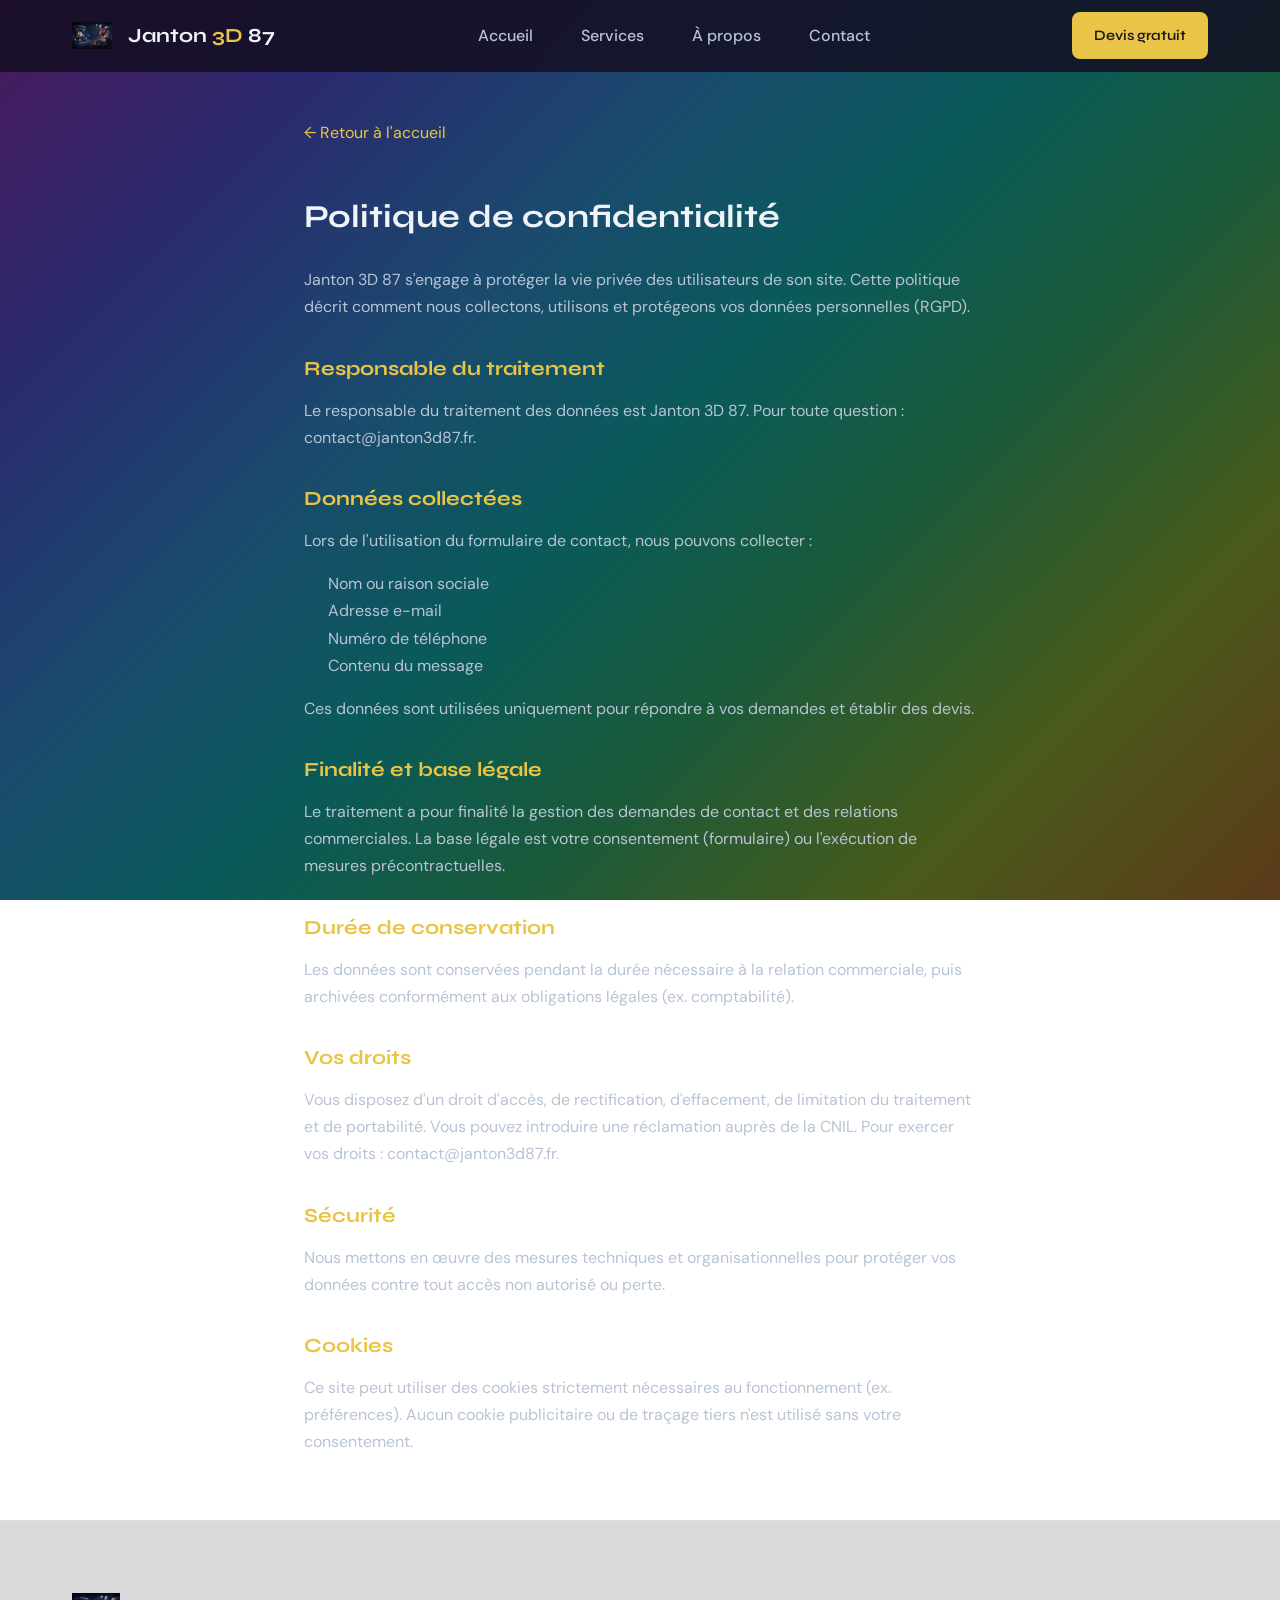
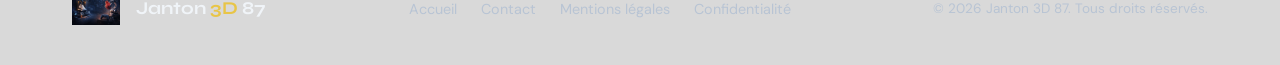
<file: confidentialite.html>
<!DOCTYPE html>
<html lang="fr">
<head>
  <meta charset="UTF-8">
  <meta name="viewport" content="width=device-width, initial-scale=1.0">
  <title>Politique de confidentialité - Janton 3D 87</title>
  <link rel="icon" type="image/png" href="assets/logo.png">
  <link rel="preconnect" href="https://fonts.googleapis.com">
  <link rel="preconnect" href="https://fonts.gstatic.com" crossorigin>
  <link href="https://fonts.googleapis.com/css2?family=Syne:wght@400;600;700&family=DM+Sans:ital,opsz,wght@0,9..40,400;0,9..40,500;0,9..40,600;display=swap" rel="stylesheet">
  <link rel="stylesheet" href="styles.css">
  <style>
    .legal-page { padding: calc(72px + 3rem) 1.5rem 3rem; max-width: 720px; margin: 0 auto; }
    .legal-page h1 { font-family: var(--font-display); font-size: 2rem; margin-bottom: 1.5rem; }
    .legal-page h2 { font-family: var(--font-display); font-size: 1.25rem; margin: 2rem 0 0.75rem; color: var(--color-accent); }
    .legal-page p, .legal-page ul { color: var(--color-text-muted); margin: 0 0 1rem; line-height: 1.7; }
    .legal-page ul { padding-left: 1.5rem; }
    .legal-page a { color: var(--color-accent); }
    .legal-page a:hover { text-decoration: underline; }
    .back { display: inline-block; margin-bottom: 1.5rem; color: var(--color-text-muted); }
    .back:hover { color: var(--color-accent); }
  </style>
</head>
<body>
  <header class="header" id="header">
    <div class="header-inner">
      <a href="index.html" class="logo" aria-label="Janton 3D 87 - Accueil">
        <img src="assets/logo.png" alt="Logo Janton 3D 87" width="56" height="56">
        <span class="logo-text">Janton <strong>3D</strong> 87</span>
      </a>
      <nav class="nav" aria-label="Navigation principale">
        <ul class="nav-list">
          <li><a href="index.html#accueil">Accueil</a></li>
          <li><a href="index.html#services">Services</a></li>
          <li><a href="index.html#apropos">À propos</a></li>
          <li><a href="index.html#contact">Contact</a></li>
        </ul>
      </nav>
      <a href="index.html#contact" class="btn btn-primary btn-cta">Devis gratuit</a>
      <button type="button" class="burger" aria-label="Ouvrir le menu" aria-expanded="false">
        <span></span><span></span><span></span>
      </button>
    </div>
    <div class="nav-mobile" aria-hidden="true">
      <ul class="nav-mobile-list">
        <li><a href="index.html#accueil">Accueil</a></li>
        <li><a href="index.html#services">Services</a></li>
        <li><a href="index.html#apropos">À propos</a></li>
        <li><a href="index.html#contact">Contact</a></li>
      </ul>
      <a href="index.html#contact" class="btn btn-primary">Devis gratuit</a>
    </div>
  </header>

  <main class="legal-page">
    <a href="index.html" class="back">← Retour à l'accueil</a>
    <h1>Politique de confidentialité</h1>
    <p>Janton 3D 87 s'engage à protéger la vie privée des utilisateurs de son site. Cette politique décrit comment nous collectons, utilisons et protégeons vos données personnelles (RGPD).</p>

    <h2>Responsable du traitement</h2>
    <p>Le responsable du traitement des données est Janton 3D 87. Pour toute question : contact@janton3d87.fr.</p>

    <h2>Données collectées</h2>
    <p>Lors de l'utilisation du formulaire de contact, nous pouvons collecter :</p>
    <ul>
      <li>Nom ou raison sociale</li>
      <li>Adresse e-mail</li>
      <li>Numéro de téléphone</li>
      <li>Contenu du message</li>
    </ul>
    <p>Ces données sont utilisées uniquement pour répondre à vos demandes et établir des devis.</p>

    <h2>Finalité et base légale</h2>
    <p>Le traitement a pour finalité la gestion des demandes de contact et des relations commerciales. La base légale est votre consentement (formulaire) ou l'exécution de mesures précontractuelles.</p>

    <h2>Durée de conservation</h2>
    <p>Les données sont conservées pendant la durée nécessaire à la relation commerciale, puis archivées conformément aux obligations légales (ex. comptabilité).</p>

    <h2>Vos droits</h2>
    <p>Vous disposez d'un droit d'accès, de rectification, d'effacement, de limitation du traitement et de portabilité. Vous pouvez introduire une réclamation auprès de la CNIL. Pour exercer vos droits : contact@janton3d87.fr.</p>

    <h2>Sécurité</h2>
    <p>Nous mettons en œuvre des mesures techniques et organisationnelles pour protéger vos données contre tout accès non autorisé ou perte.</p>

    <h2>Cookies</h2>
    <p>Ce site peut utiliser des cookies strictement nécessaires au fonctionnement (ex. préférences). Aucun cookie publicitaire ou de traçage tiers n'est utilisé sans votre consentement.</p>
  </main>

  <footer class="footer">
    <div class="container footer-inner">
      <div class="footer-brand">
        <img src="assets/logo.png" alt="" width="48" height="48">
        <span>Janton <strong>3D</strong> 87</span>
      </div>
      <nav class="footer-nav" aria-label="Navigation pied de page">
        <ul>
          <li><a href="index.html#accueil">Accueil</a></li>
          <li><a href="index.html#contact">Contact</a></li>
          <li><a href="mentions-legales.html">Mentions légales</a></li>
          <li><a href="confidentialite.html">Confidentialité</a></li>
        </ul>
      </nav>
      <p class="footer-copy">&copy; <span id="year"></span> Janton 3D 87. Tous droits réservés.</p>
    </div>
  </footer>
  <script src="script.js"></script>
</body>
</html>
</file>
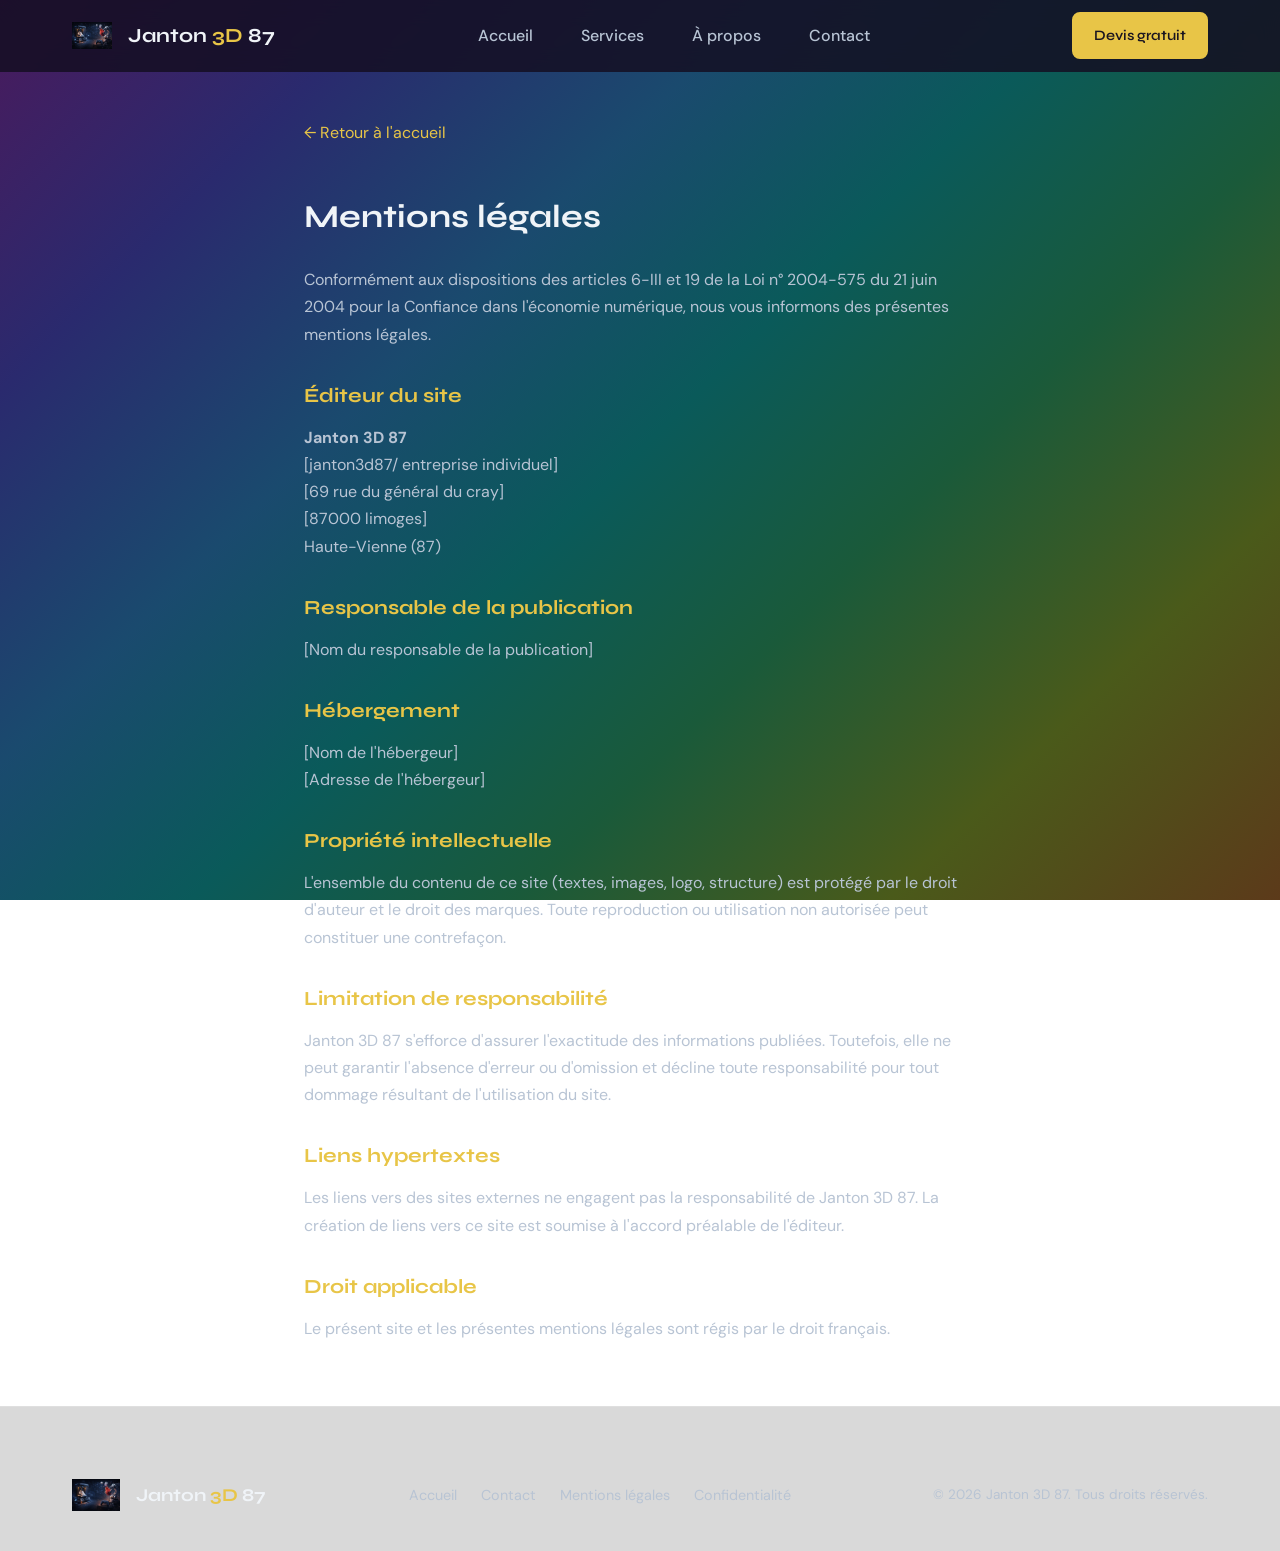
<file: mentions-legales.html>
<!DOCTYPE html>
<html lang="fr">
<head>
  <meta charset="UTF-8">
  <meta name="viewport" content="width=device-width, initial-scale=1.0">
  <title>Mentions légales - Janton 3D 87</title>
  <link rel="icon" type="image/png" href="assets/logo.png">
  <link rel="preconnect" href="https://fonts.googleapis.com">
  <link rel="preconnect" href="https://fonts.gstatic.com" crossorigin>
  <link href="https://fonts.googleapis.com/css2?family=Syne:wght@400;600;700&family=DM+Sans:ital,opsz,wght@0,9..40,400;0,9..40,500;0,9..40,600;display=swap" rel="stylesheet">
  <link rel="stylesheet" href="styles.css">
  <style>
    .legal-page { padding: calc(72px + 3rem) 1.5rem 3rem; max-width: 720px; margin: 0 auto; }
    .legal-page h1 { font-family: var(--font-display); font-size: 2rem; margin-bottom: 1.5rem; }
    .legal-page h2 { font-family: var(--font-display); font-size: 1.25rem; margin: 2rem 0 0.75rem; color: var(--color-accent); }
    .legal-page p, .legal-page ul { color: var(--color-text-muted); margin: 0 0 1rem; line-height: 1.7; }
    .legal-page ul { padding-left: 1.5rem; }
    .legal-page a { color: var(--color-accent); }
    .legal-page a:hover { text-decoration: underline; }
    .back { display: inline-block; margin-bottom: 1.5rem; color: var(--color-text-muted); }
    .back:hover { color: var(--color-accent); }
  </style>
</head>
<body>
  <header class="header" id="header">
    <div class="header-inner">
      <a href="index.html" class="logo" aria-label="Janton 3D 87 - Accueil">
        <img src="assets/logo.png" alt="Logo Janton 3D 87" width="56" height="56">
        <span class="logo-text">Janton <strong>3D</strong> 87</span>
      </a>
      <nav class="nav" aria-label="Navigation principale">
        <ul class="nav-list">
          <li><a href="index.html#accueil">Accueil</a></li>
          <li><a href="index.html#services">Services</a></li>
          <li><a href="index.html#apropos">À propos</a></li>
          <li><a href="index.html#contact">Contact</a></li>
        </ul>
      </nav>
      <a href="index.html#contact" class="btn btn-primary btn-cta">Devis gratuit</a>
      <button type="button" class="burger" aria-label="Ouvrir le menu" aria-expanded="false">
        <span></span><span></span><span></span>
      </button>
    </div>
    <div class="nav-mobile" aria-hidden="true">
      <ul class="nav-mobile-list">
        <li><a href="index.html#accueil">Accueil</a></li>
        <li><a href="index.html#services">Services</a></li>
        <li><a href="index.html#apropos">À propos</a></li>
        <li><a href="index.html#contact">Contact</a></li>
      </ul>
      <a href="index.html#contact" class="btn btn-primary">Devis gratuit</a>
    </div>
  </header>

  <main class="legal-page">
    <a href="index.html" class="back">← Retour à l'accueil</a>
    <h1>Mentions légales</h1>
    <p>Conformément aux dispositions des articles 6-III et 19 de la Loi n° 2004-575 du 21 juin 2004 pour la Confiance dans l'économie numérique, nous vous informons des présentes mentions légales.</p>

    <h2>Éditeur du site</h2>
    <p>
      <strong>Janton 3D 87</strong><br>
      [janton3d87/ entreprise individuel]<br>
      [69 rue du général du cray]<br>
      [87000  limoges]<br>
      Haute-Vienne (87)
    </p>

    <h2>Responsable de la publication</h2>
    <p>[Nom du responsable de la publication]</p>

    <h2>Hébergement</h2>
    <p>
      [Nom de l'hébergeur]<br>
      [Adresse de l'hébergeur]
    </p>

    <h2>Propriété intellectuelle</h2>
    <p>L'ensemble du contenu de ce site (textes, images, logo, structure) est protégé par le droit d'auteur et le droit des marques. Toute reproduction ou utilisation non autorisée peut constituer une contrefaçon.</p>

    <h2>Limitation de responsabilité</h2>
    <p>Janton 3D 87 s'efforce d'assurer l'exactitude des informations publiées. Toutefois, elle ne peut garantir l'absence d'erreur ou d'omission et décline toute responsabilité pour tout dommage résultant de l'utilisation du site.</p>

    <h2>Liens hypertextes</h2>
    <p>Les liens vers des sites externes ne engagent pas la responsabilité de Janton 3D 87. La création de liens vers ce site est soumise à l'accord préalable de l'éditeur.</p>

    <h2>Droit applicable</h2>
    <p>Le présent site et les présentes mentions légales sont régis par le droit français.</p>
  </main>

  <footer class="footer">
    <div class="container footer-inner">
      <div class="footer-brand">
        <img src="assets/logo.png" alt="" width="48" height="48">
        <span>Janton <strong>3D</strong> 87</span>
      </div>
      <nav class="footer-nav" aria-label="Navigation pied de page">
        <ul>
          <li><a href="index.html#accueil">Accueil</a></li>
          <li><a href="index.html#contact">Contact</a></li>
          <li><a href="mentions-legales.html">Mentions légales</a></li>
          <li><a href="confidentialite.html">Confidentialité</a></li>
        </ul>
      </nav>
      <p class="footer-copy">&copy; <span id="year"></span> Janton 3D 87. Tous droits réservés.</p>
    </div>
  </footer>
  <script src="script.js"></script>
</body>
</html>
</file>
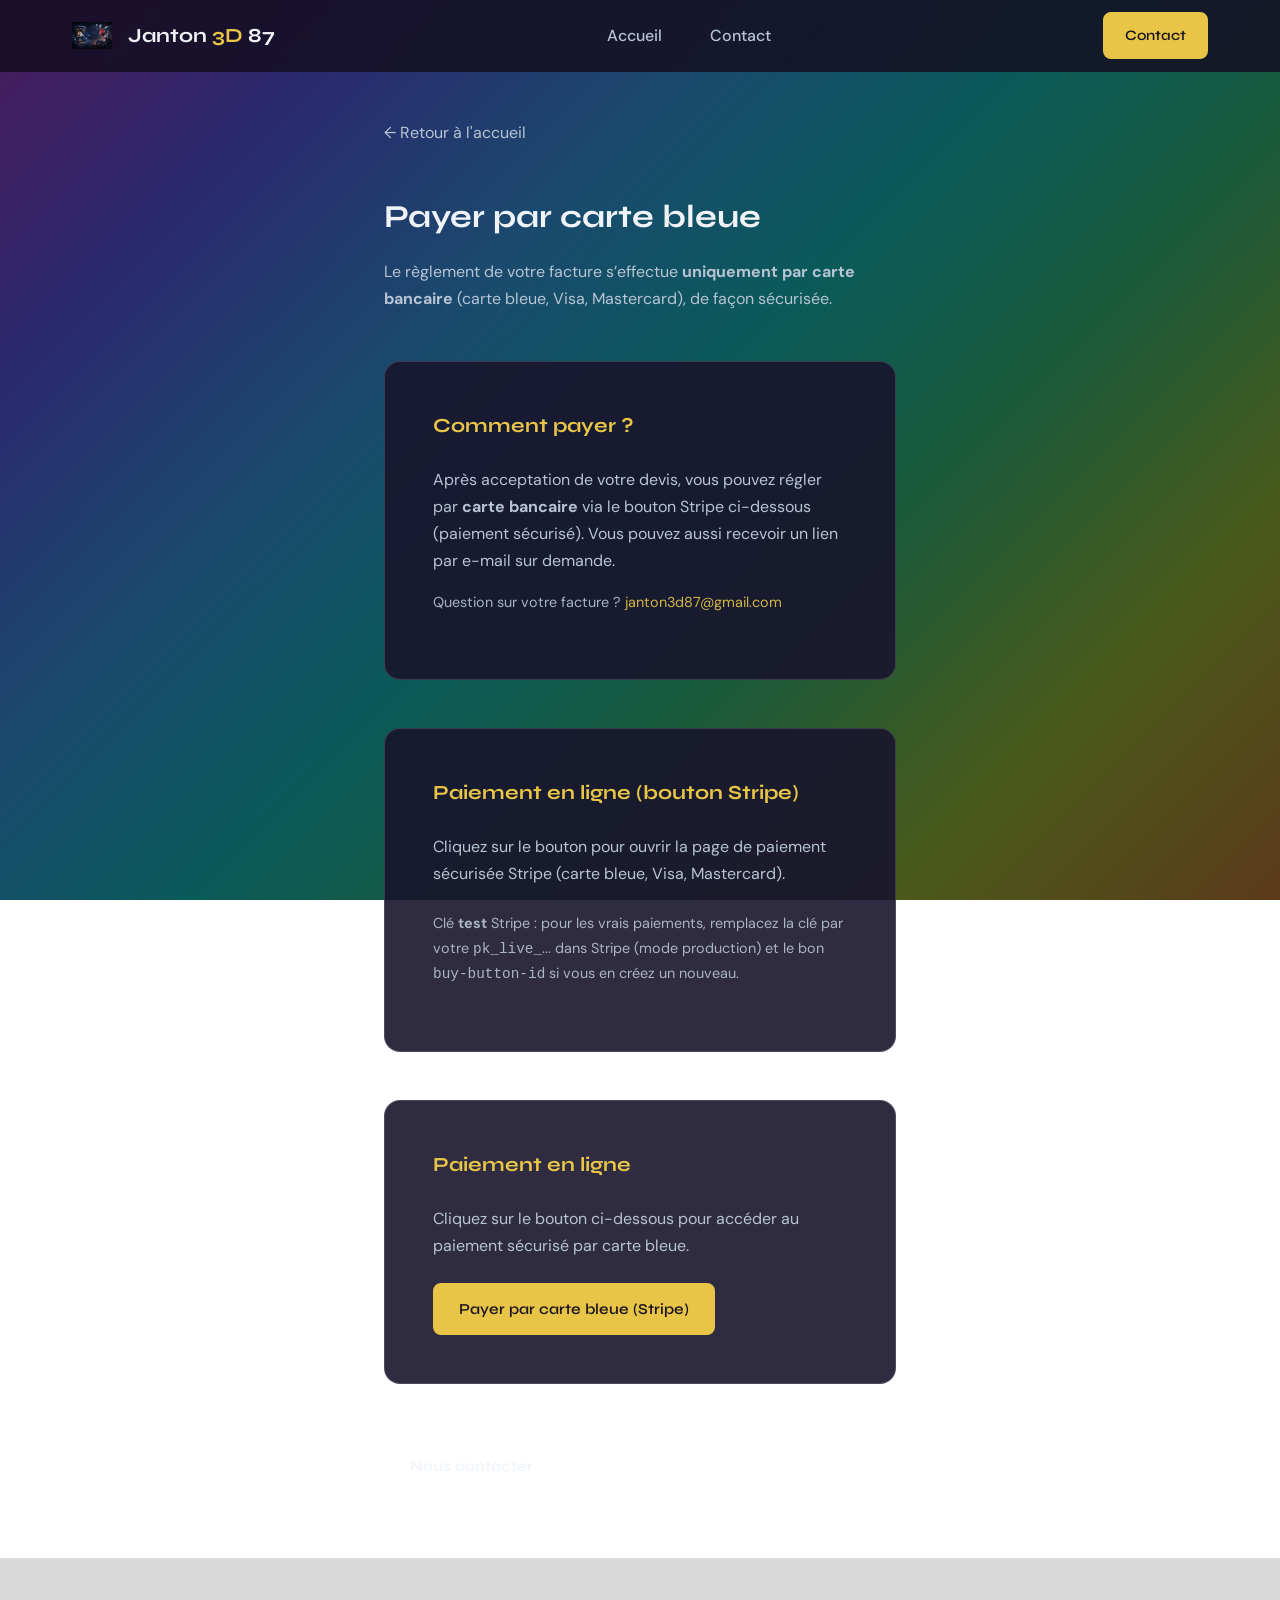
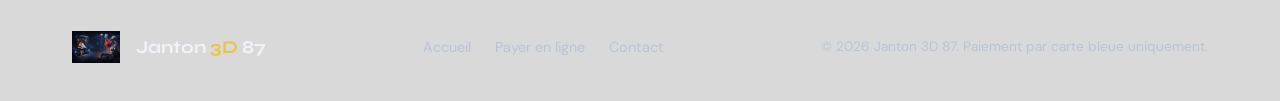
<file: payer.html>
<!DOCTYPE html>
<html lang="fr">
<head>
  <meta charset="UTF-8">
  <meta name="viewport" content="width=device-width, initial-scale=1.0">
  <meta name="description" content="Payer votre facture par carte bleue - Janton 3D 87. Paiement sécurisé Stripe.">
  <title>Payer par carte bleue — Janton 3D 87</title>
  <link rel="icon" type="image/png" href="assets/logo.png">
  <link rel="preconnect" href="https://fonts.googleapis.com">
  <link rel="preconnect" href="https://fonts.gstatic.com" crossorigin>
  <link href="https://fonts.googleapis.com/css2?family=Syne:wght@400;600;700;800&family=DM+Sans:ital,opsz,wght@0,9..40,400;0,9..40,500;0,9..40,600;0,9..40,700;display=swap" rel="stylesheet">
  <link rel="stylesheet" href="styles.css">
  <style>
    .payer-page { padding: calc(72px + 3rem) 1.5rem 3rem; max-width: 560px; margin: 0 auto; }
    .payer-page h1 { font-family: var(--font-display); font-size: 2rem; margin-bottom: 1rem; }
    .payer-page p { color: var(--color-text-muted); line-height: 1.7; margin: 0 0 1rem; }
    .payer-page .btn { margin-top: 0.5rem; display: inline-flex; }
    .payer-card { background: var(--color-surface); border: 1px solid var(--color-border); border-radius: var(--radius-lg); padding: var(--space-xl); margin: var(--space-xl) 0; }
    .payer-card h2 { font-family: var(--font-display); font-size: 1.25rem; margin: 0 0 var(--space-md); color: var(--color-accent); }
    .back-link { display: inline-block; margin-bottom: 1.5rem; color: var(--color-text-muted); }
    .back-link:hover { color: var(--color-accent); }
    .payer-note { font-size: 0.9rem; margin-top: 1rem; opacity: 0.9; }
    .payer-buy-button-wrap {
      margin-top: var(--space-md);
      display: flex;
      justify-content: center;
      flex-wrap: wrap;
    }
    .payer-buy-button-wrap stripe-buy-button {
      display: block;
      width: 100%;
      max-width: 100%;
    }
  </style>
  <!-- Charge le Web Component Stripe Buy Button -->
  <script async src="https://js.stripe.com/v3/buy-button.js"></script>
</head>
<body>
  <header class="header" id="header">
    <div class="header-inner">
      <a href="index.html" class="logo" aria-label="Janton 3D 87 - Accueil">
        <img src="assets/logo.png" alt="Logo Janton 3D 87" width="56" height="56">
        <span class="logo-text">Janton <strong>3D</strong> 87</span>
      </a>
      <nav class="nav" aria-label="Navigation principale">
        <ul class="nav-list">
          <li><a href="index.html#accueil">Accueil</a></li>
          <li><a href="index.html#contact">Contact</a></li>
        </ul>
      </nav>
      <a href="index.html#contact" class="btn btn-primary btn-cta">Contact</a>
      <button type="button" class="burger" aria-label="Ouvrir le menu" aria-expanded="false">
        <span></span><span></span><span></span>
      </button>
    </div>
    <div class="nav-mobile" aria-hidden="true">
      <ul class="nav-mobile-list">
        <li><a href="index.html#accueil">Accueil</a></li>
        <li><a href="index.html#contact">Contact</a></li>
      </ul>
      <a href="index.html#contact" class="btn btn-primary">Contact</a>
    </div>
  </header>

  <main class="payer-page">
    <a href="index.html" class="back-link">← Retour à l'accueil</a>
    <h1>Payer par carte bleue</h1>
    <p>Le règlement de votre facture s’effectue <strong>uniquement par carte bancaire</strong> (carte bleue, Visa, Mastercard), de façon sécurisée.</p>

    <div class="payer-card">
      <h2>Comment payer ?</h2>
      <p>Après acceptation de votre devis, vous pouvez régler par <strong>carte bancaire</strong> via le bouton Stripe ci-dessous (paiement sécurisé). Vous pouvez aussi recevoir un lien par e-mail sur demande.</p>
      <p class="payer-note">Question sur votre facture ? <a href="mailto:janton3d87@gmail.com" style="color: var(--color-accent);">janton3d87@gmail.com</a></p>
    </div>

    <div class="payer-card">
      <h2>Paiement en ligne (bouton Stripe)</h2>
      <p>Cliquez sur le bouton pour ouvrir la page de paiement sécurisée Stripe (carte bleue, Visa, Mastercard).</p>
      <div class="payer-buy-button-wrap">
        <stripe-buy-button
          buy-button-id="buy_btn_1TDoanBNZ4CgbLT1dR7UK56N"
          publishable-key="pk_test_51TDo4FBNZ4CgbLT1X0N0wzpEYrCqX6l9KCI1SveFp5gn9ezLaILlIle1vnHY1lzACUGSaHBoZFBoR0AG7EmbGcM900BLZ7JTOT"
        ></stripe-buy-button>
      </div>
      <p class="payer-note">Clé <strong>test</strong> Stripe : pour les vrais paiements, remplacez la clé par votre <code>pk_live_…</code> dans Stripe (mode production) et le bon <code>buy-button-id</code> si vous en créez un nouveau.</p>
    </div>

    <div class="payer-card" id="payment-link-block" style="display: none;">
      <h2>Paiement en ligne</h2>
      <p>Cliquez sur le bouton ci-dessous pour accéder au paiement sécurisé par carte bleue.</p>
      <a href="#" id="payment-link-btn" class="btn btn-primary" target="_blank" rel="noopener noreferrer">Payer par carte bleue (Stripe)</a>
    </div>

    <p><a href="index.html#contact" class="btn btn-outline">Nous contacter</a></p>
  </main>

  <footer class="footer">
    <div class="container footer-inner">
      <div class="footer-brand">
        <img src="assets/logo.png" alt="" width="48" height="48">
        <span>Janton <strong>3D</strong> 87</span>
      </div>
      <nav class="footer-nav" aria-label="Navigation pied de page">
        <ul>
          <li><a href="index.html">Accueil</a></li>
          <li><a href="payer.html">Payer en ligne</a></li>
          <li><a href="index.html#contact">Contact</a></li>
        </ul>
      </nav>
      <p class="footer-copy">&copy; <span id="year"></span> Janton 3D 87. Paiement par carte bleue uniquement.</p>
    </div>
  </footer>
  <script>
    // Lien de paiement Stripe direct pour vos clients.
    var PAYMENT_LINK_URL = 'https://buy.stripe.com/28E5kF7cd62pgto0O4f7i00';
    (function () {
      if (PAYMENT_LINK_URL) {
        var block = document.getElementById('payment-link-block');
        var btn = document.getElementById('payment-link-btn');
        if (block && btn) {
          btn.href = PAYMENT_LINK_URL;
          block.style.display = 'block';
        }
      }
      var y = document.getElementById('year');
      if (y) y.textContent = new Date().getFullYear();
    })();
  </script>
  <script src="script.js"></script>
</body>
</html>
</file>
<file: styles.css>
/* ============================================
   Janton 3D 87 - Styles
   Design géométrique, pro, cohérent avec le logo
   ============================================ */

:root {
  --color-bg: rgba(0, 0, 0, 0.2);
  --color-bg-soft: rgba(0, 0, 0, 0.15);
  --color-surface: rgba(25, 20, 45, 0.9);
  --color-surface-solid: #19142d;
  --color-on-accent: #1a1520;
  --color-text: #f0f4f8;
  --color-text-muted: #b8c4d4;
  --color-accent: #e8c547;
  --color-border: rgba(255, 255, 255, 0.15);
  --rainbow-gradient: linear-gradient(135deg,
    #4a1a5c 0%,
    #2a2a6e 18%,
    #1a4a6e 35%,
    #0a5a5a 50%,
    #1a5a3a 65%,
    #4a5a1a 82%,
    #5c3a1a 100%
  );
  --font-display: "Syne", sans-serif;
  --font-body: "DM Sans", system-ui, sans-serif;
  --space-xs: 0.5rem;
  --space-sm: 1rem;
  --space-md: 1.5rem;
  --space-lg: 2rem;
  --space-xl: 3rem;
  --space-2xl: 4rem;
  --space-3xl: 6rem;
  --radius: 8px;
  --radius-lg: 16px;
  --header-h: 72px;
  --transition: 0.25s ease;
}

*, *::before, *::after {
  box-sizing: border-box;
}

html {
  scroll-behavior: smooth;
}

body {
  margin: 0;
  font-family: var(--font-body);
  font-size: 1rem;
  line-height: 1.6;
  color: var(--color-text);
  background: var(--rainbow-gradient);
  background-attachment: fixed;
  min-height: 100vh;
  -webkit-font-smoothing: antialiased;
}

img {
  max-width: 100%;
  height: auto;
  display: block;
}

a {
  color: inherit;
  text-decoration: none;
}

ul {
  list-style: none;
  margin: 0;
  padding: 0;
}

/* Skip link */
.skip-link {
  position: absolute;
  top: -100px;
  left: var(--space-md);
  padding: var(--space-sm) var(--space-md);
  background: var(--color-accent);
  color: var(--color-on-accent);
  font-weight: 600;
  z-index: 1000;
  border-radius: var(--radius);
  transition: top var(--transition);
}
.skip-link:focus {
  top: var(--space-md);
}

/* Container */
.container {
  width: 100%;
  max-width: 1200px;
  margin: 0 auto;
  padding: 0 var(--space-lg);
}

/* Buttons */
.btn {
  display: inline-flex;
  align-items: center;
  justify-content: center;
  padding: 0.75rem 1.5rem;
  font-family: var(--font-display);
  font-weight: 600;
  font-size: 0.95rem;
  border-radius: var(--radius);
  border: 2px solid transparent;
  cursor: pointer;
  transition: background var(--transition), color var(--transition), border-color var(--transition), transform 0.15s ease;
}
.btn:hover {
  transform: translateY(-1px);
}
.btn-primary {
  background: var(--color-accent);
  color: var(--color-on-accent);
  border-color: var(--color-accent);
}
.btn-primary:hover {
  background: #f0d04d;
  border-color: #f0d04d;
  color: var(--color-on-accent);
}
.btn-outline {
  background: transparent;
  color: var(--color-text);
  border-color: var(--color-border);
}
.btn-outline:hover {
  border-color: var(--color-accent);
  color: var(--color-accent);
}
.btn-full {
  width: 100%;
}
.btn-cta {
  padding: 0.6rem 1.25rem;
  font-size: 0.9rem;
}
.btn-success {
  background: #22c55e;
  border-color: #22c55e;
}
.btn-success:hover {
  background: #16a34a;
  border-color: #16a34a;
}

/* Header */
.header {
  position: fixed;
  top: 0;
  left: 0;
  right: 0;
  z-index: 100;
  height: var(--header-h);
  background: rgba(20, 15, 35, 0.85);
  backdrop-filter: blur(12px);
  border-bottom: 1px solid transparent;
  transition: background var(--transition), border-color var(--transition);
}
.header.is-scrolled {
  background: rgba(20, 15, 35, 0.95);
  border-bottom-color: var(--color-border);
}

.header-inner {
  display: flex;
  align-items: center;
  justify-content: space-between;
  height: 100%;
  max-width: 1200px;
  margin: 0 auto;
  padding: 0 var(--space-lg);
}

.logo {
  display: flex;
  align-items: center;
  gap: var(--space-sm);
}
.logo img {
  width: 40px;
  height: 40px;
  object-fit: contain;
}
.logo-text {
  font-family: var(--font-display);
  font-weight: 700;
  font-size: 1.25rem;
  color: var(--color-text);
}
.logo-text strong {
  color: var(--color-accent);
}

.nav-list {
  display: flex;
  align-items: center;
  gap: var(--space-xl);
}
.nav-list a {
  font-weight: 500;
  color: var(--color-text-muted);
  position: relative;
}
.nav-list a::after {
  content: "";
  position: absolute;
  bottom: -4px;
  left: 0;
  width: 0;
  height: 2px;
  background: var(--color-accent);
  transition: width var(--transition);
}
.nav-list a:hover,
.nav-list a:focus-visible {
  color: var(--color-text);
}
.nav-list a:hover::after {
  width: 100%;
}

/* Menu déroulant Espace pro */
.nav-dropdown {
  position: relative;
}
.nav-dropdown-btn {
  font-family: var(--font-body);
  font-weight: 500;
  font-size: 1rem;
  color: var(--color-text-muted);
  background: none;
  border: none;
  cursor: pointer;
  padding: 0;
  display: inline-flex;
  align-items: center;
  gap: 0.25rem;
}
.nav-dropdown-btn:hover {
  color: var(--color-text);
}
.nav-dropdown-menu {
  position: absolute;
  top: 100%;
  right: 0;
  margin-top: 0.5rem;
  min-width: 220px;
  background: var(--color-surface);
  border: 1px solid var(--color-border);
  border-radius: var(--radius);
  padding: var(--space-xs);
  opacity: 0;
  visibility: hidden;
  transform: translateY(-4px);
  transition: opacity var(--transition), visibility var(--transition), transform var(--transition);
  box-shadow: 0 8px 24px rgba(0,0,0,0.4);
}
.nav-dropdown-menu.is-open {
  opacity: 1;
  visibility: visible;
  transform: translateY(0);
}
.nav-dropdown-menu a {
  display: block;
  padding: 0.6rem 0.75rem;
  font-size: 0.9rem;
  color: var(--color-text);
  border-radius: 4px;
}
.nav-dropdown-menu a:hover {
  background: rgba(232, 197, 71, 0.15);
  color: var(--color-accent);
}

.burger {
  display: none;
  flex-direction: column;
  justify-content: center;
  gap: 6px;
  width: 32px;
  height: 32px;
  padding: 0;
  background: none;
  border: none;
  cursor: pointer;
  color: var(--color-text);
  aria-label: "Menu";
}
.burger span {
  display: block;
  width: 100%;
  height: 2px;
  background: currentColor;
  border-radius: 2px;
  transition: transform var(--transition), opacity var(--transition);
}
.burger[aria-expanded="true"] span:nth-child(1) {
  transform: translateY(8px) rotate(45deg);
}
.burger[aria-expanded="true"] span:nth-child(2) {
  opacity: 0;
}
.burger[aria-expanded="true"] span:nth-child(3) {
  transform: translateY(-8px) rotate(-45deg);
}

.nav-mobile {
  display: none;
  position: fixed;
  top: var(--header-h);
  left: 0;
  right: 0;
  bottom: 0;
  background: var(--color-surface-solid);
  padding: var(--space-xl);
  flex-direction: column;
  align-items: center;
  justify-content: center;
  gap: var(--space-xl);
  opacity: 0;
  visibility: hidden;
  transition: opacity var(--transition), visibility var(--transition);
}
.nav-mobile.is-open {
  opacity: 1;
  visibility: visible;
}
.nav-mobile-list {
  text-align: center;
}
.nav-mobile-list a {
  display: block;
  padding: var(--space-sm);
  font-family: var(--font-display);
  font-size: 1.25rem;
  font-weight: 600;
  color: var(--color-text);
}

/* Hero */
.hero {
  position: relative;
  min-height: 100vh;
  display: flex;
  align-items: center;
  padding: calc(var(--header-h) + var(--space-2xl)) var(--space-lg) var(--space-2xl);
  overflow: hidden;
}

.hero-bg {
  position: absolute;
  inset: 0;
  pointer-events: none;
}
.hero-shape {
  position: absolute;
  border: 1px solid var(--color-border);
  opacity: 0.4;
}
.hero-shape-1 {
  width: 60vmin;
  height: 60vmin;
  top: 10%;
  right: -10%;
  transform: rotate(15deg);
  border-radius: 30% 70% 60% 40% / 40% 30% 70% 60%;
  animation: float 20s ease-in-out infinite;
}
.hero-shape-2 {
  width: 40vmin;
  height: 40vmin;
  bottom: 20%;
  left: -5%;
  transform: rotate(-10deg);
  border-radius: 60% 40% 30% 70% / 60% 30% 70% 40%;
  animation: float 15s ease-in-out infinite reverse;
}
.hero-shape-3 {
  width: 25vmin;
  height: 25vmin;
  top: 50%;
  left: 50%;
  transform: translate(-50%, -50%) rotate(0deg);
  border-radius: 50%;
  animation: pulse 8s ease-in-out infinite;
}

@keyframes float {
  0%, 100% { transform: rotate(15deg) translate(0, 0); }
  50% { transform: rotate(20deg) translate(2%, 2%); }
}
@keyframes pulse {
  0%, 100% { opacity: 0.2; transform: translate(-50%, -50%) scale(1); }
  50% { opacity: 0.4; transform: translate(-50%, -50%) scale(1.05); }
}

.hero-inner {
  display: grid;
  grid-template-columns: 1fr 1fr;
  gap: var(--space-3xl);
  align-items: center;
  position: relative;
  z-index: 1;
}

.hero-badge {
  display: inline-block;
  padding: var(--space-xs) var(--space-sm);
  font-size: 0.85rem;
  font-weight: 500;
  color: var(--color-accent);
  background: rgba(232, 197, 71, 0.12);
  border-radius: 100px;
  margin-bottom: var(--space-md);
}

.hero h1 {
  font-family: var(--font-display);
  font-weight: 800;
  font-size: clamp(2.5rem, 5vw, 3.75rem);
  line-height: 1.15;
  margin: 0 0 var(--space-md);
  letter-spacing: -0.02em;
}
.hero h1 strong {
  color: var(--color-accent);
}

.hero-desc {
  font-size: 1.125rem;
  color: var(--color-text-muted);
  max-width: 480px;
  margin: 0 0 var(--space-xl);
}

.hero-actions {
  display: flex;
  flex-wrap: wrap;
  gap: var(--space-md);
}

.hero-visual {
  display: flex;
  justify-content: center;
  align-items: center;
}
.hero-logo-wrap {
  width: min(280px, 80%);
  aspect-ratio: 1;
  display: flex;
  align-items: center;
  justify-content: center;
  background: var(--color-surface);
  border: 1px solid var(--color-border);
  border-radius: var(--radius-lg);
  padding: var(--space-lg);
  animation: logoFloat 6s ease-in-out infinite;
}
.hero-logo-wrap img {
  width: 100%;
  height: 100%;
  object-fit: contain;
}

@keyframes logoFloat {
  0%, 100% { transform: translateY(0); }
  50% { transform: translateY(-8px); }
}

.hero-scroll {
  position: absolute;
  bottom: var(--space-lg);
  left: 50%;
  transform: translateX(-50%);
  display: flex;
  flex-direction: column;
  align-items: center;
  gap: var(--space-xs);
  font-size: 0.75rem;
  color: var(--color-text-muted);
  text-transform: uppercase;
  letter-spacing: 0.1em;
}
.scroll-line {
  width: 1px;
  height: 40px;
  background: linear-gradient(to bottom, var(--color-border), transparent);
  animation: scrollLine 2s ease-in-out infinite;
}
@keyframes scrollLine {
  0%, 100% { opacity: 0.3; transform: scaleY(0.5); }
  50% { opacity: 1; transform: scaleY(1); }
}

/* Sections */
.section {
  padding: var(--space-3xl) 0;
}
.section-head {
  margin-bottom: var(--space-2xl);
}
.section-label {
  display: block;
  font-size: 0.85rem;
  font-weight: 600;
  text-transform: uppercase;
  letter-spacing: 0.15em;
  color: var(--color-accent);
  margin-bottom: var(--space-sm);
}
.section-title {
  font-family: var(--font-display);
  font-weight: 700;
  font-size: clamp(2rem, 4vw, 2.75rem);
  margin: 0;
  letter-spacing: -0.02em;
}
.section-title strong {
  color: var(--color-accent);
}

/* Services */
.services {
  background: var(--color-bg-soft);
}
.services-grid {
  display: grid;
  grid-template-columns: repeat(auto-fit, minmax(260px, 1fr));
  gap: var(--space-lg);
}
.service-card {
  background: var(--color-surface);
  border: 1px solid var(--color-border);
  border-radius: var(--radius-lg);
  padding: var(--space-xl);
  transition: border-color var(--transition), transform var(--transition);
}
.service-card:hover {
  border-color: var(--color-accent);
  transform: translateY(-4px);
}
.service-icon {
  width: 48px;
  height: 48px;
  color: var(--color-accent);
  margin-bottom: var(--space-md);
}
.service-icon svg {
  width: 100%;
  height: 100%;
}
.service-card h3 {
  font-family: var(--font-display);
  font-weight: 700;
  font-size: 1.25rem;
  margin: 0 0 var(--space-sm);
}
.service-card p {
  margin: 0;
  font-size: 0.95rem;
  color: var(--color-text-muted);
  line-height: 1.6;
}

/* About */
.about {
  background: var(--color-bg);
}
.about-inner {
  display: grid;
  grid-template-columns: 1fr 1fr;
  gap: var(--space-3xl);
  align-items: center;
}
.about-lead {
  font-size: 1.125rem;
  color: var(--color-text-muted);
  margin: 0 0 var(--space-lg);
}
.about-features {
  margin: 0 0 var(--space-xl);
}
.about-features li {
  position: relative;
  padding-left: 1.5rem;
  margin-bottom: var(--space-sm);
  color: var(--color-text-muted);
}
.about-features li::before {
  content: "";
  position: absolute;
  left: 0;
  top: 0.6em;
  width: 6px;
  height: 6px;
  background: var(--color-accent);
  border-radius: 50%;
}
.about-frame {
  background: var(--color-surface);
  border: 1px solid var(--color-border);
  border-radius: var(--radius-lg);
  padding: var(--space-xl);
  display: flex;
  align-items: center;
  justify-content: center;
  aspect-ratio: 1;
  max-width: 320px;
  margin: 0 auto;
}
.about-frame img {
  width: 100%;
  height: 100%;
  object-fit: contain;
}

/* Realisations & Galerie */
.realisations {
  background: var(--color-bg-soft);
}
.gallery {
  display: grid;
  grid-template-columns: repeat(auto-fill, minmax(260px, 1fr));
  gap: var(--space-lg);
  margin-bottom: var(--space-xl);
}
.gallery-item {
  border-radius: var(--radius-lg);
  overflow: hidden;
  background: var(--color-surface);
  border: 1px solid var(--color-border);
  transition: border-color var(--transition), transform var(--transition);
}
.gallery-item:hover {
  border-color: var(--color-accent);
  transform: translateY(-4px);
}
.gallery-thumb {
  width: 100%;
  padding: 0;
  border: none;
  background: none;
  cursor: pointer;
  text-align: left;
  display: block;
  color: inherit;
  font: inherit;
}
.gallery-thumb img {
  width: 100%;
  aspect-ratio: 4/3;
  object-fit: cover;
  display: block;
}
.gallery-title {
  display: block;
  padding: var(--space-sm) var(--space-md);
  font-family: var(--font-display);
  font-weight: 600;
  font-size: 0.95rem;
}
.gallery-empty {
  grid-column: 1 / -1;
  text-align: center;
  color: var(--color-text-muted);
  padding: var(--space-2xl);
}

/* Lightbox */
.lightbox {
  position: fixed;
  inset: 0;
  z-index: 200;
  background: rgba(25, 20, 45, 0.95);
  display: flex;
  align-items: center;
  justify-content: center;
  padding: var(--space-lg);
  opacity: 0;
  visibility: hidden;
  transition: opacity var(--transition), visibility var(--transition);
}
.lightbox.is-open {
  opacity: 1;
  visibility: visible;
}
.lightbox-content {
  position: relative;
  max-width: 90vw;
  max-height: 90vh;
}
.lightbox-content img {
  max-width: 100%;
  max-height: 85vh;
  object-fit: contain;
}
.lightbox-caption {
  text-align: center;
  color: var(--color-text-muted);
  margin-top: var(--space-sm);
  font-size: 0.95rem;
}
.lightbox-close {
  position: absolute;
  top: -2.5rem;
  right: 0;
  width: 40px;
  height: 40px;
  font-size: 2rem;
  line-height: 1;
  color: var(--color-text);
  background: none;
  border: none;
  cursor: pointer;
  padding: 0;
  opacity: 0.8;
}
.lightbox-close:hover {
  opacity: 1;
}

.gallery-intro {
  color: var(--color-text-muted);
  margin: 0 0 var(--space-lg);
  max-width: 560px;
}
.realisations-cta {
  text-align: center;
  color: var(--color-text-muted);
}
.realisations-cta a {
  color: var(--color-accent);
  font-weight: 600;
}
.realisations-cta a:hover {
  text-decoration: underline;
}

/* Modèles & tarifs */
.modeles {
  background: var(--color-bg);
}
.modeles-intro {
  color: var(--color-text-muted);
  margin: 0 0 var(--space-xl);
}
.models-grid {
  display: grid;
  grid-template-columns: repeat(auto-fill, minmax(280px, 1fr));
  gap: var(--space-lg);
}
.model-card {
  background: var(--color-surface);
  border: 1px solid var(--color-border);
  border-radius: var(--radius-lg);
  overflow: hidden;
  transition: border-color var(--transition), transform var(--transition);
  display: flex;
  flex-direction: column;
}
.model-card:hover {
  border-color: var(--color-accent);
  transform: translateY(-4px);
}
.model-card-image {
  width: 100%;
  aspect-ratio: 4/3;
  object-fit: cover;
  background: var(--color-surface-solid);
}
.model-card-body {
  padding: var(--space-md);
  flex: 1;
  display: flex;
  flex-direction: column;
}
.model-card h3 {
  font-family: var(--font-display);
  font-weight: 700;
  font-size: 1.125rem;
  margin: 0 0 var(--space-xs);
}
.model-card-price {
  font-size: 1.25rem;
  font-weight: 700;
  color: var(--color-accent);
  margin: 0 0 var(--space-sm);
}
.model-card p {
  font-size: 0.9rem;
  color: var(--color-text-muted);
  margin: 0 0 var(--space-md);
  flex: 1;
}
.model-card .btn {
  margin-top: auto;
}
.model-card-no-img {
  display: flex;
  align-items: center;
  justify-content: center;
  color: var(--color-text-muted);
  font-size: 0.9rem;
}
.models-empty {
  grid-column: 1 / -1;
  text-align: center;
  color: var(--color-text-muted);
  padding: var(--space-2xl);
}

/* Avis clients */
.reviews {
  background: var(--color-bg-soft);
}
.reviews-intro {
  color: var(--color-text-muted);
  margin: 0 0 var(--space-xl);
  max-width: 640px;
}
.reviews-grid {
  display: grid;
  grid-template-columns: repeat(auto-fill, minmax(280px, 1fr));
  gap: var(--space-lg);
  margin-bottom: var(--space-2xl);
}
.review-card {
  background: var(--color-surface);
  border: 1px solid var(--color-border);
  border-radius: var(--radius-lg);
  padding: var(--space-lg);
  display: flex;
  flex-direction: column;
  transition: border-color var(--transition), transform var(--transition);
}
.review-card:hover {
  border-color: var(--color-accent);
  transform: translateY(-2px);
}
.review-stars {
  color: var(--color-accent);
  font-size: 1.1rem;
  letter-spacing: 0.05em;
  margin-bottom: var(--space-sm);
}
.review-card blockquote {
  margin: 0 0 var(--space-md);
  font-size: 0.95rem;
  color: var(--color-text-muted);
  line-height: 1.65;
  flex: 1;
  font-style: italic;
}
.review-author {
  font-family: var(--font-display);
  font-weight: 600;
  font-size: 0.95rem;
  color: var(--color-text);
  margin: 0;
}
.review-date {
  font-size: 0.8rem;
  color: var(--color-text-muted);
  margin: var(--space-xs) 0 0;
}
.reviews-empty {
  grid-column: 1 / -1;
  text-align: center;
  color: var(--color-text-muted);
  padding: var(--space-xl);
}
.reviews-form-wrap {
  max-width: 560px;
  margin: 0 auto;
  background: var(--color-surface);
  border: 1px solid var(--color-border);
  border-radius: var(--radius-lg);
  padding: var(--space-xl);
}
.reviews-form-title {
  font-family: var(--font-display);
  font-size: 1.35rem;
  margin: 0 0 var(--space-sm);
}
.reviews-form-hint {
  font-size: 0.9rem;
  color: var(--color-text-muted);
  margin: 0 0 var(--space-lg);
}
.reviews-form .form-group {
  margin-bottom: var(--space-md);
}
.reviews-form .form-group label {
  display: block;
  font-weight: 500;
  font-size: 0.9rem;
  margin-bottom: var(--space-xs);
}
.reviews-form .form-group input,
.reviews-form .form-group select,
.reviews-form .form-group textarea {
  width: 100%;
  padding: 0.75rem 1rem;
  font-family: var(--font-body);
  font-size: 1rem;
  color: var(--color-text);
  background: var(--color-surface-solid);
  border: 1px solid var(--color-border);
  border-radius: var(--radius);
}
.reviews-form .form-group textarea {
  resize: vertical;
  min-height: 100px;
}
.reviews-form .form-group input:focus,
.reviews-form .form-group select:focus,
.reviews-form .form-group textarea:focus {
  outline: none;
  border-color: var(--color-accent);
}

/* Notice modèle sélectionné (au-dessus du formulaire) */
.selected-model-notice {
  background: rgba(232, 197, 71, 0.15);
  border: 1px solid var(--color-accent);
  color: var(--color-accent);
  padding: var(--space-sm) var(--space-md);
  border-radius: var(--radius);
  margin-bottom: var(--space-md);
  font-size: 0.95rem;
}
.selected-model-notice button {
  background: none;
  border: none;
  color: inherit;
  text-decoration: underline;
  cursor: pointer;
  font-size: inherit;
  margin-left: var(--space-sm);
}

/* Contact */
.contact {
  background: var(--color-bg);
}
.contact-inner {
  display: grid;
  grid-template-columns: 1fr 1fr;
  gap: var(--space-3xl);
  align-items: start;
}
.contact-info p {
  color: var(--color-text-muted);
  margin: 0 0 var(--space-xl);
  max-width: 400px;
}
.contact-payment-note {
  color: var(--color-accent) !important;
  font-size: 0.95rem;
  margin-bottom: var(--space-md) !important;
}
.form-cb-note {
  font-size: 0.85rem;
  color: var(--color-text-muted);
  margin: 0 0 var(--space-md);
}
.form-payer-link {
  margin: 0 0 var(--space-md);
}
.form-payer-link .btn {
  font-size: 0.9rem;
}
.contact-details {
  margin: 0 0 var(--space-xl);
}
.contact-details li {
  margin-bottom: var(--space-md);
}
.contact-label {
  display: block;
  font-size: 0.8rem;
  font-weight: 600;
  text-transform: uppercase;
  letter-spacing: 0.05em;
  color: var(--color-text-muted);
  margin-bottom: 2px;
}
.contact-details a {
  color: var(--color-accent);
}
.contact-details a:hover {
  text-decoration: underline;
}

.contact-form {
  background: var(--color-surface);
  border: 1px solid var(--color-border);
  border-radius: var(--radius-lg);
  padding: var(--space-xl);
}
.form-group {
  margin-bottom: var(--space-md);
}
.form-group label {
  display: block;
  font-weight: 500;
  font-size: 0.9rem;
  margin-bottom: var(--space-xs);
  color: var(--color-text);
}
.form-group input,
.form-group textarea {
  width: 100%;
  padding: 0.75rem 1rem;
  font-family: var(--font-body);
  font-size: 1rem;
  color: var(--color-text);
  background: var(--color-surface-solid);
  border: 1px solid var(--color-border);
  border-radius: var(--radius);
  transition: border-color var(--transition);
}
.form-group input::placeholder,
.form-group textarea::placeholder {
  color: var(--color-text-muted);
  opacity: 0.8;
}
.form-group input:focus,
.form-group textarea:focus {
  outline: none;
  border-color: var(--color-accent);
}
.form-group textarea {
  resize: vertical;
  min-height: 120px;
}

/* Footer */
.footer {
  background: var(--color-bg-soft);
  border-top: 1px solid var(--color-border);
  padding: var(--space-2xl) 0 var(--space-lg);
}
.footer-inner {
  display: grid;
  grid-template-columns: auto 1fr auto;
  gap: var(--space-xl);
  align-items: center;
  flex-wrap: wrap;
}
.footer-brand {
  display: flex;
  align-items: center;
  gap: var(--space-sm);
  font-family: var(--font-display);
  font-weight: 700;
  font-size: 1.125rem;
}
.footer-brand img {
  width: 48px;
  height: 48px;
  object-fit: contain;
}
.footer-brand strong {
  color: var(--color-accent);
}
.footer-nav ul {
  display: flex;
  flex-wrap: wrap;
  gap: var(--space-md);
  justify-content: center;
}
.footer-nav a {
  color: var(--color-text-muted);
  font-size: 0.9rem;
}
.footer-nav a:hover {
  color: var(--color-accent);
}
.footer-copy {
  font-size: 0.85rem;
  color: var(--color-text-muted);
  margin: 0;
}

/* Responsive */
@media (max-width: 1024px) {
  .hero-inner {
    grid-template-columns: 1fr;
    text-align: center;
  }
  .hero-desc {
    margin-left: auto;
    margin-right: auto;
  }
  .hero-actions {
    justify-content: center;
  }
  .about-inner,
  .contact-inner {
    grid-template-columns: 1fr;
  }
  .about-content {
    order: 1;
  }
  .about-visual {
    order: 0;
  }
}

@media (max-width: 768px) {
  .nav,
  .btn-cta {
    display: none;
  }
  .burger {
    display: flex;
  }
  .nav-mobile {
    display: flex;
  }
  .hero {
    min-height: auto;
    padding-top: calc(var(--header-h) + var(--space-xl));
  }
  .hero-scroll {
    display: none;
  }
  .footer-inner {
    grid-template-columns: 1fr;
    text-align: center;
  }
  .footer-nav ul {
    justify-content: center;
  }
}

@media (max-width: 480px) {
  .header-inner {
    padding: 0 var(--space-md);
  }
  .container {
    padding: 0 var(--space-md);
  }
  .hero-actions {
    flex-direction: column;
  }
  .hero-actions .btn {
    width: 100%;
  }
}
</file>
